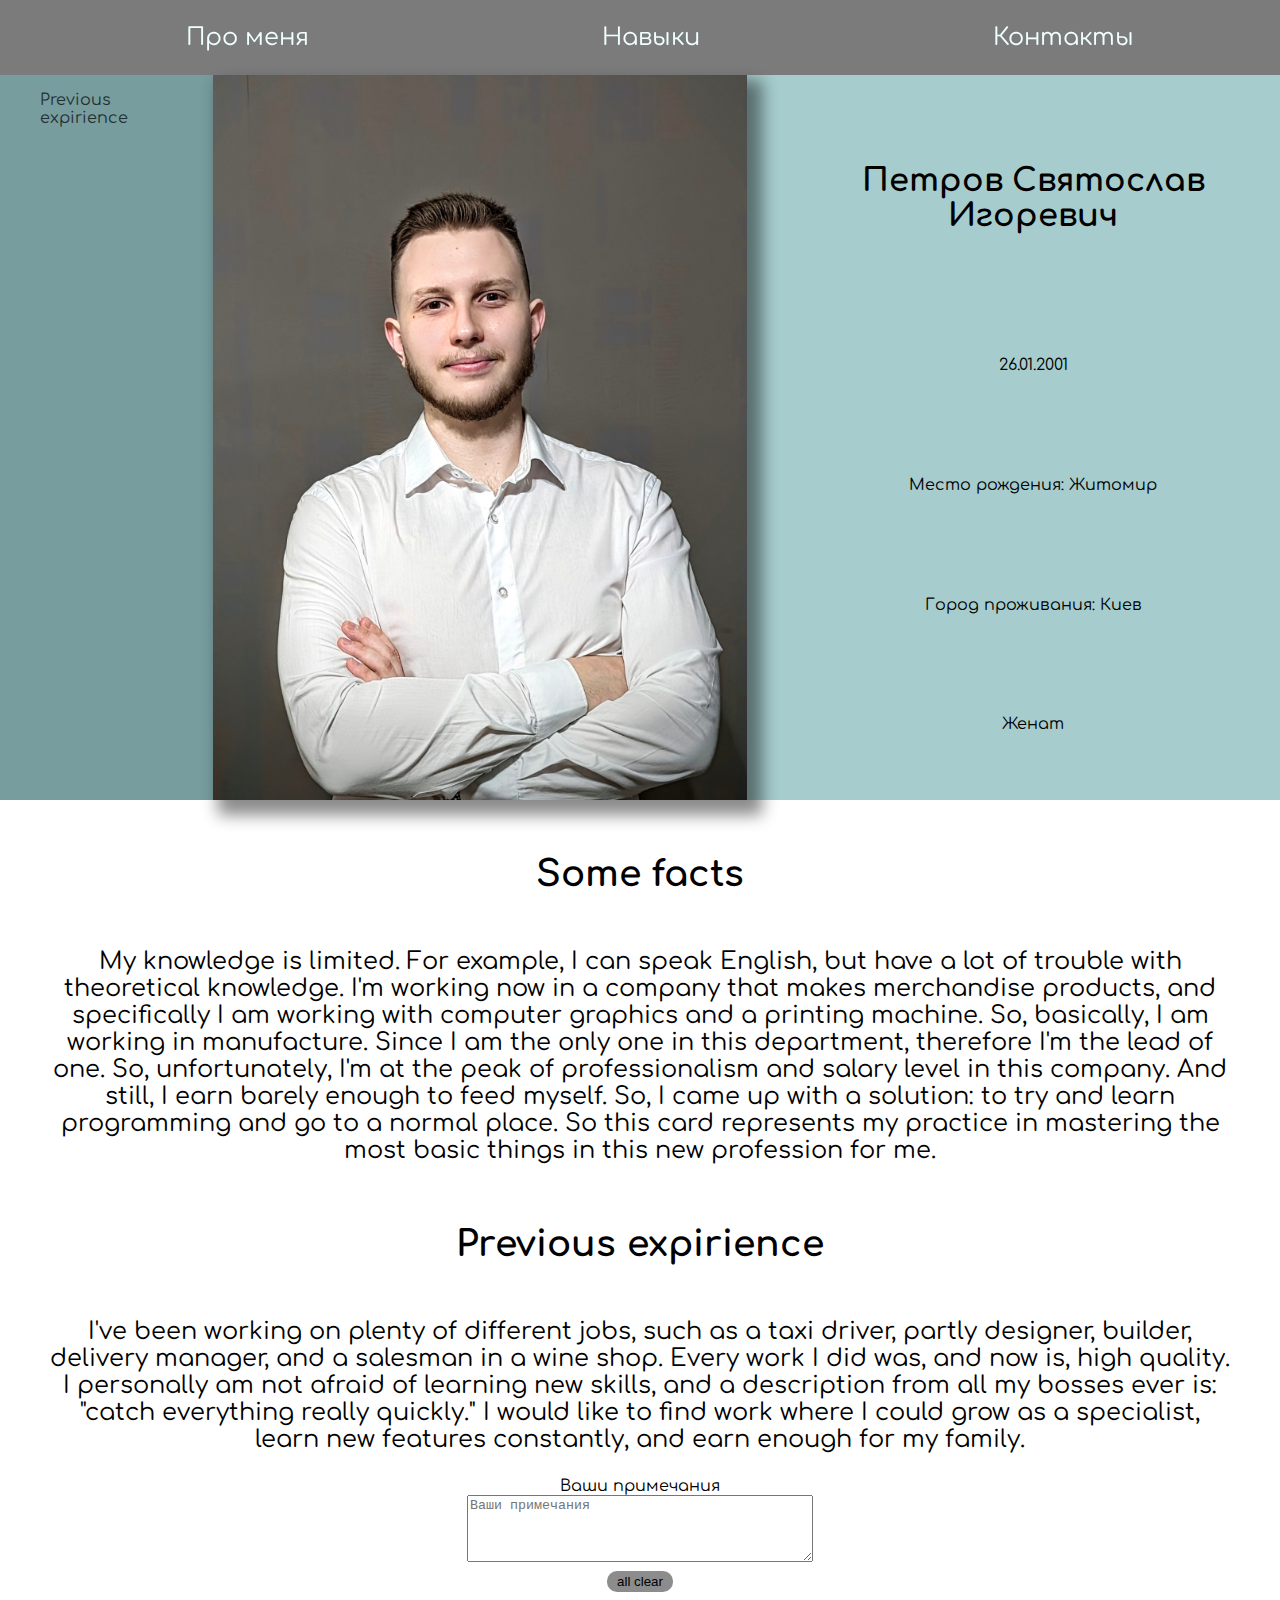
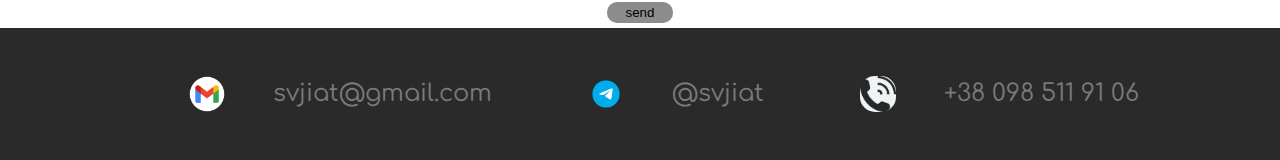
<file: index.html>
<!DOCTYPE html>
<html lang="en">

<head>
    <meta charset="UTF-8">
    <meta name="viewport" content="width=device-width, initial-scale=1.0">
    <link rel="stylesheet" href="https://fonts.googleapis.com/css?family=Comfortaa">
    <link rel="stylesheet" href="static/styles/style.css">


    <title> Resume</title>
</head>

<body>

    <header>

        <div class="drop">
            <a href="#" class="button">&equiv;</a>
            <nav class="navlist">
                <ul>
                    <li>
                        <a href="index.html">
                            Про меня
                        </a>
                    </li>
                    <li>
                        <a href="#skills">
                            Навыки
                        </a>
                    </li>
                    <li>
                        <a href="#footer">
                            Контакты
                        </a>
                    </li>
                </ul>
            </nav>
        </div>
    </header>

    <main>

        <section class="columns">
            <nav class="topics">
                <ul>
                    <li><a href="#skills">Previous expirience</a></li>
                    <!-- <li><a href="#"></a></li> -->

                </ul>
            </nav>
            <div class="foto"><img src="static/images/svjiatFoto.jpg" alt="my photo">
            </div>

            <ul class="basicInfo">
                <h1>Петров Святослав Игоревич</h1>
                <li>26.01.2001</li>
                <li>Место рождения: Житомир</li>
                <li>Город проживания: Киев</li>
                <li>Женат</li>
            </ul>
        </section>

        <section class="filler">
            <h2>Some facts</h2>
            <p>My knowledge is limited. For example, I can speak English, but have a lot of trouble with theoretical
                knowledge. I'm working now in a company that makes merchandise products, and specifically I am working
                with computer graphics and a printing machine. So, basically, I am working in manufacture. Since I am
                the only one in this department, therefore I'm the lead of one. So, unfortunately, I'm at the peak of
                professionalism and salary level in this company. And still, I earn barely enough to feed myself. So, I
                came up with a solution: to try and learn programming and go to a normal place. So this card represents
                my practice in mastering the most basic things in this new profession for me.</p>
            <h2 class="filler" id="skills">Previous expirience</h2>
            <p>I've been working on plenty of different jobs, such as a taxi driver, partly designer, builder, delivery
                manager, and a salesman in a wine shop. Every work I did was, and now is, high quality. I personally am
                not afraid of learning new skills, and a description from all my bosses ever is: "catch everything
                really quickly." I would like to find work where I could grow as a specialist, learn new features
                constantly, and earn enough for my family.</p>
        </section>
        <section class="feedback">

            <form name="feedback" action="" class="feedbackForm">
                <label for="input"> Ваши примечания <textarea type="text" class="input" id="input"
                        placeholder="Ваши примечания"></textarea> </label>
                <button type="reset" class="feedbackButtons">all clear</button>
                <button type="submit" class="feedbackButtons">send</button>
            </form>
        </section>
    </main>

    <footer id="footer">
        <a href="mail: svjiat@gmail.com"><img src="static/images/gmail-icon-free-png.webp"
                style="height: 1.5em; width: 1.5em; margin-left: 2em;" alt="">svjiat@gmail.com</a>

        <a href="#"><img
                src="static/images/telegram-logo-telegram-logo-transparent-telegram-icon-transparent-free-free-png.webp"
                style="height: 1.5em; width: 1.5em; margin-left: 2em;" alt="">@svjiat</a>

        <a href="tel:+380985119106"><img src="static/images/phoneIcon.jpg"
                style="height: 1.5em; width: 1.5em; margin-left: 2em;" alt="">+38 098 511 91 06</a>
    </footer>


</body>

</html>
</file>
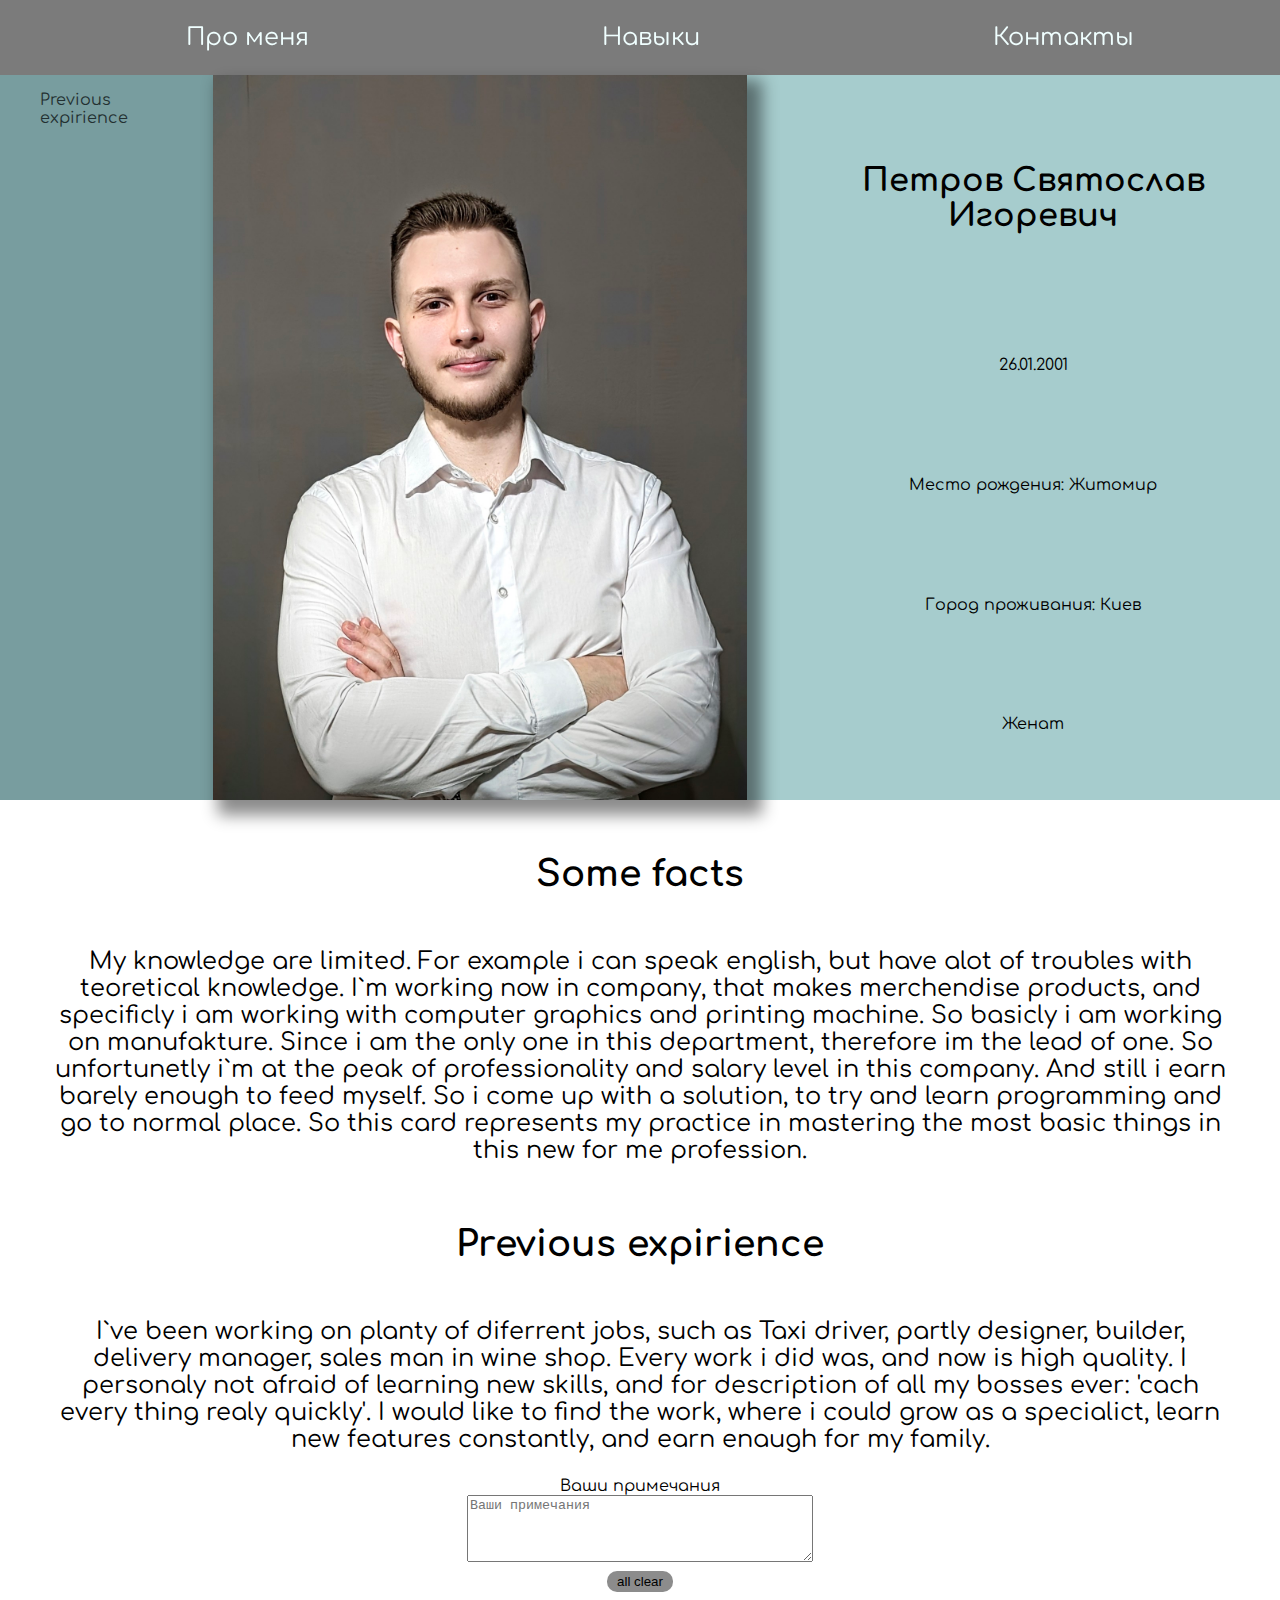
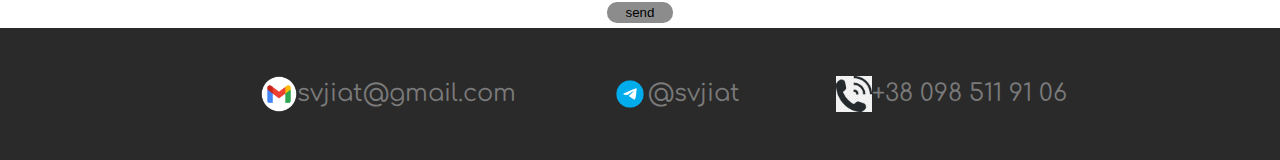
<file: resume/index.html>
<!DOCTYPE html>
<html lang="en">

<head>
    <meta charset="UTF-8">
    <meta name="viewport" content="width=device-width, initial-scale=1.0">
    <link rel="stylesheet" href="https://fonts.googleapis.com/css?family=Comfortaa">
    <link rel="stylesheet" href="static/styles/style.css">


    <title> Resume</title>
</head>

<body>

    <header>

        <div class="drop">
            <a href="#" class="button">&equiv;</a>
            <nav class="navlist">
                <ul>
                    <li>
                        <a href="index.html">
                            Про меня
                        </a>
                    </li>
                    <li>
                        <a href="#skills">
                            Навыки
                        </a>
                    </li>
                    <li>
                        <a href="#footer">
                            Контакты
                        </a>
                    </li>
                </ul>
            </nav>
        </div>
    </header>

    <main>

        <section class="columns">
            <nav class="topics">
                <ul>
                    <li><a href="#skills">Previous expirience</a></li>
                    <!-- <li><a href="#"></a></li> -->

                </ul>
            </nav>
            <div class="foto"><img src="static/images/svjiatFoto.jpg" alt="my photo">
            </div>

            <ul class="basicInfo">
                <h1>Петров Святослав Игоревич</h1>
                <li>26.01.2001</li>
                <li>Место рождения: Житомир</li>
                <li>Город проживания: Киев</li>
                <li>Женат</li>
            </ul>
        </section>

        <section class="filler">
            <h2>Some facts</h2>
            <p>My knowledge are limited. For example i can speak english, but have alot of troubles with teoretical
                knowledge. I`m working now in company, that makes merchendise products, and specificly i am working with
                computer graphics and printing machine. So basicly i am working on manufakture. Since i am the only one
                in this department, therefore im the lead of one. So unfortunetly i`m at the peak of professionality and
                salary level in this company. And still i earn barely enough to feed myself. So i come up with a
                solution, to try and learn programming and go to normal place. So this card represents my practice in
                mastering the most basic things in this new for me profession.</p>
            <h2 class="filler" id="skills">Previous expirience</h2>
            <p>I`ve been working on planty of diferrent jobs, such as Taxi driver, partly designer, builder, delivery
                manager, sales man in wine shop. Every work i did was, and now is high quality. I personaly not afraid
                of learning new skills, and for description of all my bosses ever: 'cach every thing realy quickly'. I
                would like to find the work, where i could grow as a specialict, learn new features constantly, and earn
                enaugh for my family.</p>
        </section>
        <section class="feedback">

            <form name="feedback" action="" class="feedbackForm">
                <label for="input"> Ваши примечания <textarea type="text" class="input" id="input" placeholder="Ваши примечания"></textarea> </label>
                <button type="reset" class="feedbackButtons">all clear</button> 
                <button type="submit" class="feedbackButtons">send</button>
            </form>
        </section>
    </main>

    <footer id="footer">
        <a href="mail: svjiat@gmail.com"><img src="static/images/gmail-icon-free-png.webp" style="height: 1.5em; width: 1.5em; margin-left: 2em;"
            alt="">svjiat@gmail.com</a>

            <a href="#"><img src="static/images/telegram-logo-telegram-logo-transparent-telegram-icon-transparent-free-free-png.webp" style="height: 1.5em; width: 1.5em; margin-left: 2em;"
            alt="">@svjiat</a>
            
            <a href="tel:+380985119106"><img src="static/images/phoneIcon.jpg" style="height: 1.5em; width: 1.5em; margin-left: 2em;"
            alt="">+38 098 511 91 06</a>
    </footer>


</body>

</html>
</file>
<file: static/styles/style.css>
Body{
    margin: 0;
    padding: 0;
    font-family: 'Comfortaa', serif;
    font-size: 1em;
}


/* header */

header{
        box-sizing: border-box;

    display: flex;
    flex-direction: row;
    align-items: center;
    text-align: center;
    width: 100%;
    height: fit-content;
    justify-content: space-around;
    background-color: rgba(82, 82, 82, 0.765);
    font-size: 1.5em;
    position: sticky;
    top: 0;
}

header a:hover{
    box-sizing: border-box;
    transition-duration:1s;
    border-radius: 0.5em;
    background-color: rgb(65, 65, 65);
    padding: 10px;
}

.drop{
    display: flex;
    width: 100%;
    height: fit-content;
}

.drop a{
    color: azure;
    text-decoration: none;
    padding-inline: 10px;
    height: 1.5em;
    margin-top: 0.5em;
    margin-bottom: 0.5em;
}

.navlist{
    display: flex;
    width: 100%;
    justify-content: space-around;
}

.navlist ul{
    box-sizing: border-box;
    list-style: none;
    display: flex;
    flex-direction: row;
    width: 100%;
    justify-content: space-around;
}

.button{
    display: none;
}


/* sider */

.topics{
    display: flex;
    grid-column: 1/3;
    background-color: rgb(120, 157, 159);
    align-items: left;
    flex-direction: column;
}

.topics ul{
    box-sizing: border-box;
    list-style: none;
    padding-right: 1em;
}

.topics a{
    text-decoration: none;
    color:rgb(35, 48, 49);
}

.topics a:hover{
    color:rgb(62, 84, 86);
}


/* main content (middle section) */

.columns{
    display: grid;
    grid-template-columns: repeat(12,1fr);
    background-color: rgba(148, 193, 195, 0.829);
}

.foto{
    display: flex;
    grid-column: 3/8;
    justify-content: center;
    
}

.foto img{
    height: auto;
    max-width: 100%;
    box-shadow: 10px 10px 15px 5px #00000075;
}

.basicInfo{
    grid-column: 8/13;
    display: flex;
    flex-direction: column;
    justify-content:space-around;
    text-align: center;
    list-style: none;
}

.filler{
    display: flex;
    flex-direction: column;
    text-align: center;
    margin-inline: 2em  ;
    margin-top: 1em;
    font-size: 1.5em;
}


/* media Quaries starts here */

@media (min-width:1445px){
body{
    font-size: 1.5em;
}


}

@media(max-width:1000px){
    .topics{
        display: none;
    }
    .foto{
    display: flex;
    grid-column: span 6;
    align-items: center;
}
.basicInfo{
    grid-column: span 6;
    display: flex;
    flex-direction: column;
    justify-content: center;
    text-align: center;
}

}
@media(max-width:750px){
    .topics{
        display: none;
    }

header{
    justify-content: flex-start;
}
.drop{
    width: fit-content;
}
.button{
    display: block;
}

.navlist{
    display: none;
}

.drop:hover .navlist{
    display: flex;
    flex-direction: column;
    width: fit-content;
    background-color: rgba(82, 82, 82, 0.765);
    position: absolute;
    top: 60px;
    left: 0;
    width: 100%;
}
 .drop:hover .navlist ul{
    display: flex;
    flex-direction: column;
    width: fit-content;
 }

 .navlist ul li{
    box-sizing: border-box;
    padding: 20px;
 }

    .foto{
    grid-column: span 13;
}

.foto img{
    max-height: 70vh;
    object-fit: cover;
}
.basicInfo{
    grid-column: span 13;
    display: flex;
    flex-direction: column;
    justify-content: center;
    text-align: center;
}
}

@media (max-height: 500px){
    header{
        display: flex;
        position: absolute;
        top: 0;
        left: 0;
    }
}

@media (max-width: 376px){
body{
    font-size: 0.5em;
}

.drop:hover .navlist{
    top: 32px;
}
}


/* footer */

#footer{
    display: flex;
    flex-wrap: wrap;
    flex-direction: row;
    align-items: center;
    justify-content: center;
    width: 100%;
    background-color: rgb(42, 42, 42);
}

#footer a{
    display: flex;
    flex-direction: row;
    align-items: center;
    text-decoration: none;
    color: rgb(122, 122, 122);
    font-size: 1.5em;
    margin-inline:1em;
    margin-block: 2em;
}

#footer a:hover{
    color:lightblue;
}

#footer img{
    height: 1.5em; 
    width: 1.5em; 
    margin-right: 2em;
    border-radius: 15px;
}

/* form part */

.feedback{
    display: flex;
    flex-direction: column;
    align-items: center;
}

.feedbackForm{
    display: flex;
    flex-direction: column;
    text-align: center;
}

.input{
    box-sizing: border-box;
    width: 100%;
    max-width: 30em;
    height: 5em;
    max-height: 10em;    
    align-self: center;
    
}

.feedbackButtons{
    width: 5em;
    border-radius: 10px;
    border-color: transparent;
    background-color: rgba(0, 0, 0, 0.452);
    align-self: center;
    margin: 5px;
}

.feedbackButtons:hover{
        background-color: rgba(0, 0, 0, 0.263);

}
</file>
<file: resume/static/styles/style.css>
Body{
    margin: 0;
    padding: 0;
    font-family: 'Comfortaa', serif;
    font-size: 1em;
}


/* header */

header{
        box-sizing: border-box;

    display: flex;
    flex-direction: row;
    align-items: center;
    text-align: center;
    width: 100%;
    height: fit-content;
    justify-content: space-around;
    background-color: rgba(82, 82, 82, 0.765);
    font-size: 1.5em;
    position: sticky;
    top: 0;
}

header a:hover{
    box-sizing: border-box;
    transition-duration:1s;
    border-radius: 0.5em;
    background-color: rgb(65, 65, 65);
    padding: 10px;
}

.drop{
    display: flex;
    width: 100%;
    height: fit-content;
}

.drop a{
    color: azure;
    text-decoration: none;
    padding-inline: 10px;
    height: 1.5em;
    margin-top: 0.5em;
    margin-bottom: 0.5em;
}

.navlist{
    display: flex;
    width: 100%;
    justify-content: space-around;
}

.navlist ul{
    box-sizing: border-box;
    list-style: none;
    display: flex;
    flex-direction: row;
    width: 100%;
    justify-content: space-around;
}

.button{
    display: none;
}


/* sider */

.topics{
    display: flex;
    grid-column: 1/3;
    background-color: rgb(120, 157, 159);
    align-items: left;
    flex-direction: column;
}

.topics ul{
    box-sizing: border-box;
    list-style: none;
    padding-right: 1em;
}

.topics a{
    text-decoration: none;
    color:rgb(35, 48, 49);
}

.topics a:hover{
    color:rgb(62, 84, 86);
}


/* main content (middle section) */

.columns{
    display: grid;
    grid-template-columns: repeat(12,1fr);
    background-color: rgba(148, 193, 195, 0.829);
}

.foto{
    display: flex;
    grid-column: 3/8;
    justify-content: center;
    
}

.foto img{
    height: auto;
    max-width: 100%;
    box-shadow: 10px 10px 15px 5px #00000075;
}

.basicInfo{
    grid-column: 8/13;
    display: flex;
    flex-direction: column;
    justify-content:space-around;
    text-align: center;
    list-style: none;
}

.filler{
    display: flex;
    flex-direction: column;
    text-align: center;
    margin-inline: 2em  ;
    margin-top: 1em;
    font-size: 1.5em;
}


/* media Quaries starts here */

@media (min-width:1445px){
body{
    font-size: 1.5em;
}


}

@media(max-width:1000px){
    .topics{
        display: none;
    }
    .foto{
    display: flex;
    grid-column: span 6;
    align-items: center;
}
.basicInfo{
    grid-column: span 6;
    display: flex;
    flex-direction: column;
    justify-content: center;
    text-align: center;
}
#footer{
    flex-direction: column;
    flex-wrap: wrap;
}
}
@media(max-width:750px){
    .topics{
        display: none;
    }

header{
    justify-content: flex-start;
}
.drop{
    width: fit-content;
}
.button{
    display: block;
}

.navlist{
    display: none;
}

.drop:hover .navlist{
    display: flex;
    flex-direction: column;
    width: fit-content;
    background-color: rgba(82, 82, 82, 0.765);
    position: absolute;
    top: 60px;
    left: 0;
    width: 100%;
}
 .drop:hover .navlist ul{
    display: flex;
    flex-direction: column;
    width: fit-content;
 }

 .navlist ul li{
    box-sizing: border-box;
    padding: 20px;
 }

    .foto{
    grid-column: span 13;
}

.foto img{
    max-height: 70vh;
    object-fit: cover;
}
.basicInfo{
    grid-column: span 13;
    display: flex;
    flex-direction: column;
    justify-content: center;
    text-align: center;
}
}

@media (max-height: 500px){
    header{
        display: flex;
        position: absolute;
        top: 0;
        left: 0;
    }
}

@media (max-width: 376px){
body{
    font-size: 0.5em;
}

.drop:hover .navlist{
    top: 32px;
}
}


/* footer */

#footer{
    display: flex;
    flex-direction: row;
    align-items: center;
    justify-content: center;
    width: 100%;
    background-color: rgb(42, 42, 42);
}

#footer a{
    display: flex;
    flex-direction: row;
    align-items: center;
    text-decoration: none;
    color: rgb(122, 122, 122);
    font-size: 1.5em;
    margin-inline:1em;
    margin-block: 2em;
}

#footer a:hover{
    color:lightblue;
}


/* form part */

.feedback{
    display: flex;
    flex-direction: column;
    align-items: center;
}

.feedbackForm{
    display: flex;
    flex-direction: column;
    text-align: center;
}

.input{
    box-sizing: border-box;
    width: 100%;
    max-width: 30em;
    height: 5em;
    max-height: 10em;    
    align-self: center;
    
}

.feedbackButtons{
    width: 5em;
    border-radius: 10px;
    border-color: transparent;
    background-color: rgba(0, 0, 0, 0.452);
    align-self: center;
    margin: 5px;
}

.feedbackButtons:hover{
        background-color: rgba(0, 0, 0, 0.263);

}
</file>
